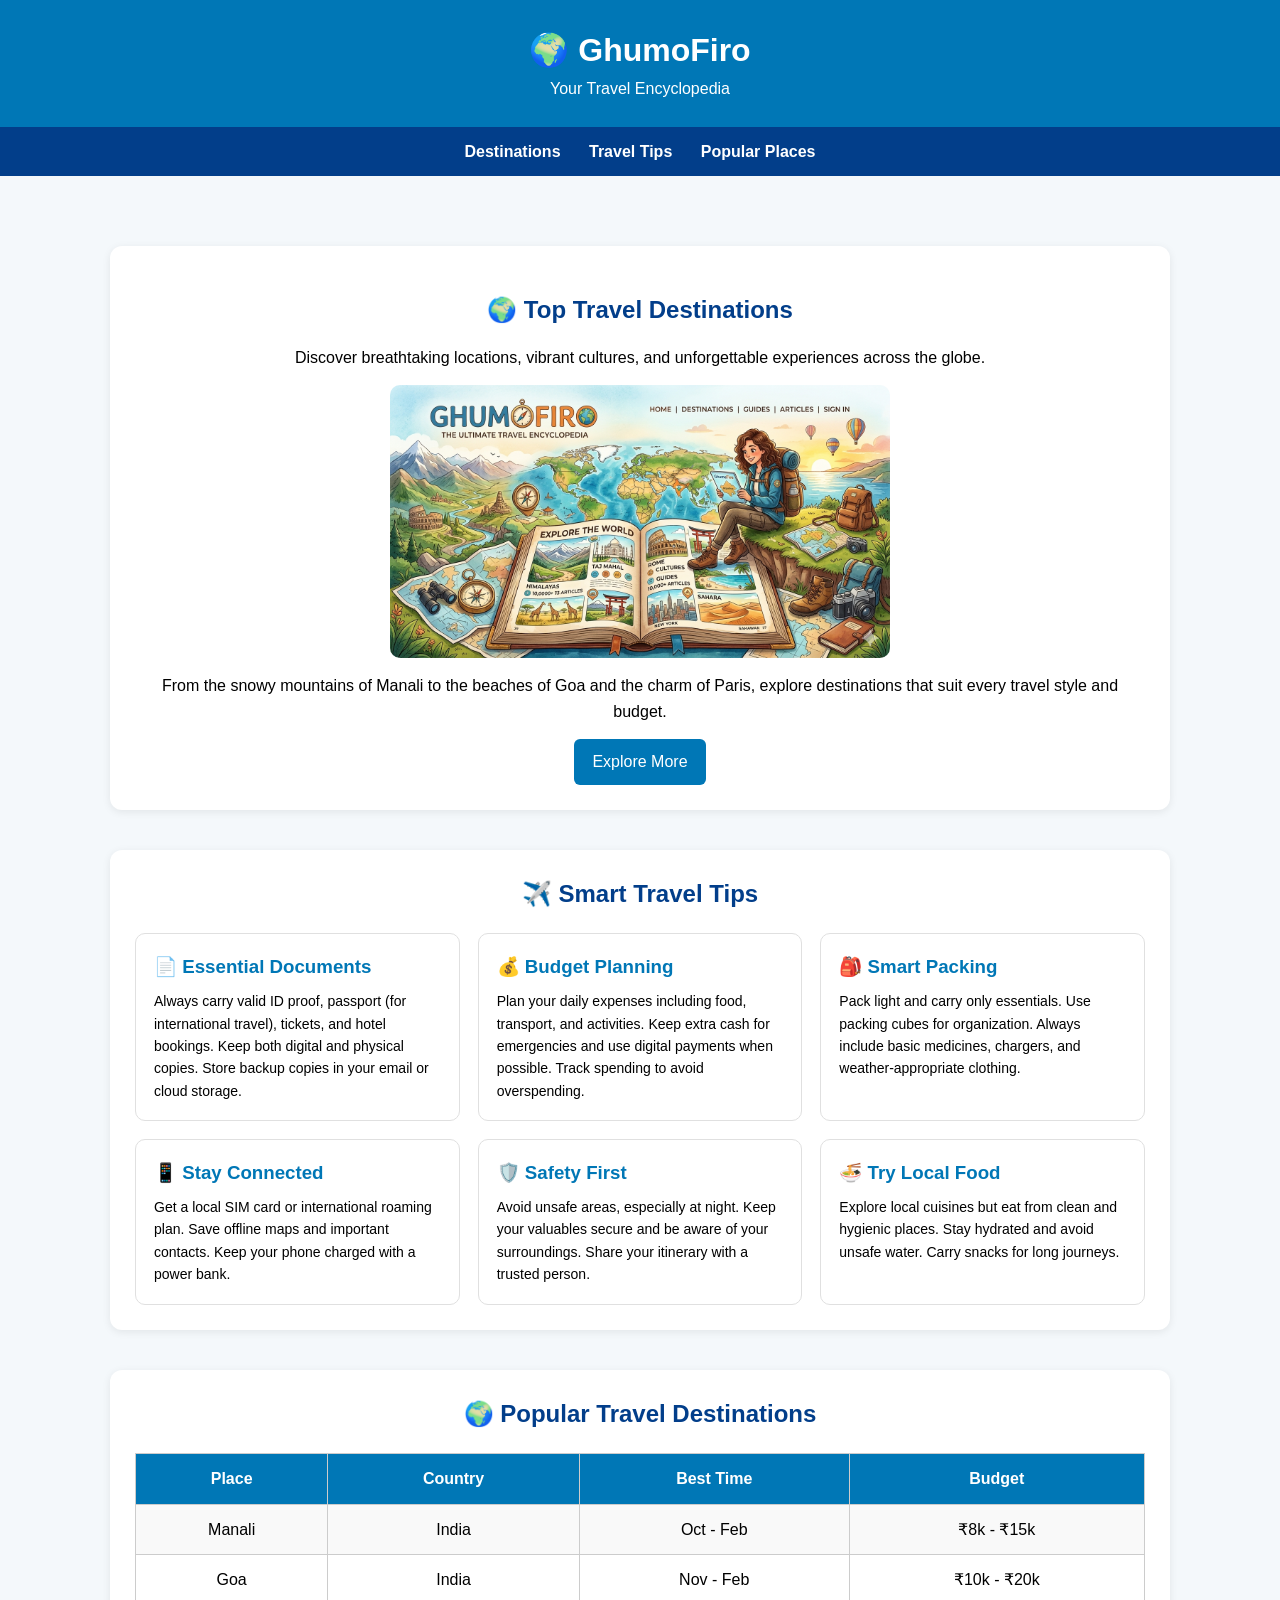
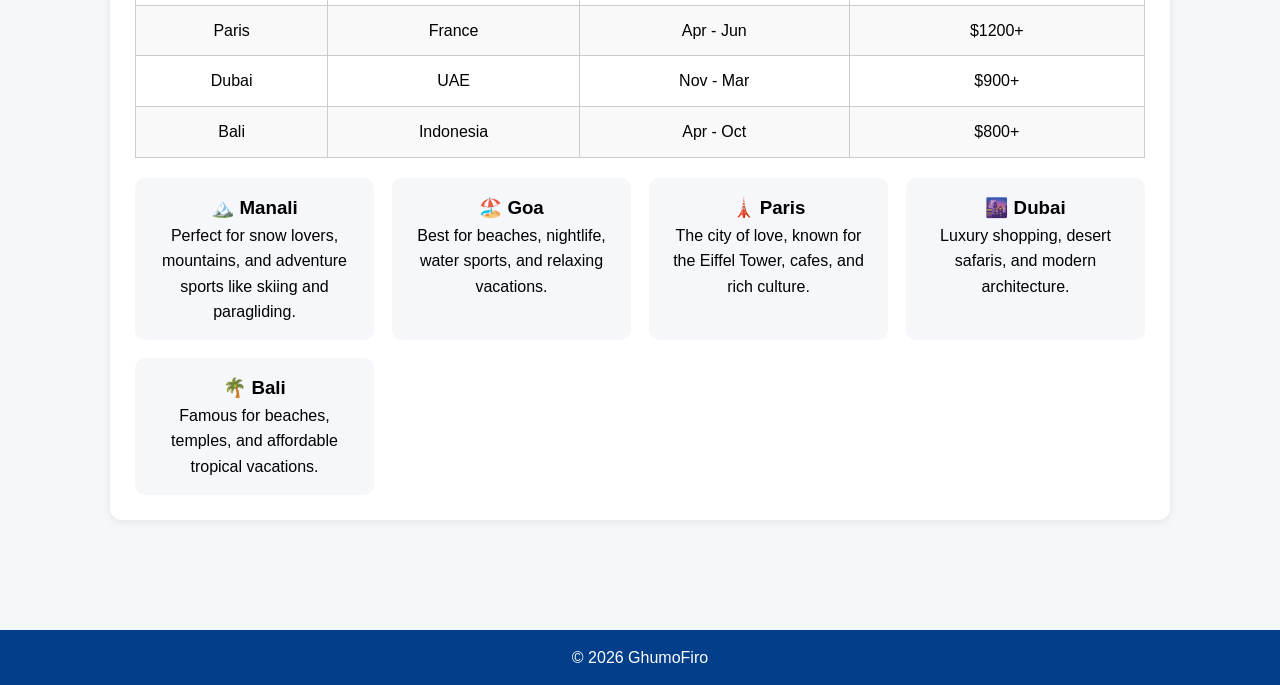
<file: Index.html>
<!DOCTYPE html>
<html lang="en">
<head>
    <meta charset="UTF-8">
    <meta name="viewport" content="width=device-width, initial-scale=1.0">
    <title>GhumoFiro - Travel Encyclopedia</title>
    <link rel="stylesheet" href="style.css">
</head>

<body>

<header>
    <h1>🌍 GhumoFiro</h1>
    <p>Your Travel Encyclopedia</p>
</header>

<nav>
    <a href="destinations.html">Destinations</a>
    <a href="#tips">Travel Tips</a>
    <a href="places.html">Popular Places</a>
</nav>

<div class="container">

    <section id="destinations">
    <div class="dest-container">
        
        <h2>🌍 Top Travel Destinations</h2>
        
        <p class="subtitle">
            Discover breathtaking locations, vibrant cultures, and unforgettable experiences across the globe.
        </p>

        <div class="image-box">
            <img src="1774492751257.png" alt="Travel Destination">
        </div>

        <p class="desc">
            From the snowy mountains of Manali to the beaches of Goa and the charm of Paris,
            explore destinations that suit every travel style and budget.
        </p>

        <a href="https://www.incredibleindia.org" target="_blank" class="travel-btn">
            Explore More
        </a>

    </div>
</section>

    <section id="tips">
    <h2>✈️ Smart Travel Tips</h2>

    <div class="tips-container">

        <div class="tip-card">
            <h3>📄 Essential Documents</h3>
            <p>
                Always carry valid ID proof, passport (for international travel), tickets, and hotel bookings.
                Keep both digital and physical copies. Store backup copies in your email or cloud storage.
            </p>
        </div>

        <div class="tip-card">
            <h3>💰 Budget Planning</h3>
            <p>
                Plan your daily expenses including food, transport, and activities. Keep extra cash for emergencies
                and use digital payments when possible. Track spending to avoid overspending.
            </p>
        </div>

        <div class="tip-card">
            <h3>🎒 Smart Packing</h3>
            <p>
                Pack light and carry only essentials. Use packing cubes for organization. Always include
                basic medicines, chargers, and weather-appropriate clothing.
            </p>
        </div>

        <div class="tip-card">
            <h3>📱 Stay Connected</h3>
            <p>
                Get a local SIM card or international roaming plan. Save offline maps and important contacts.
                Keep your phone charged with a power bank.
            </p>
        </div>

        <div class="tip-card">
            <h3>🛡️ Safety First</h3>
            <p>
                Avoid unsafe areas, especially at night. Keep your valuables secure and be aware of your surroundings.
                Share your itinerary with a trusted person.
            </p>
        </div>

        <div class="tip-card">
            <h3>🍜 Try Local Food</h3>
            <p>
                Explore local cuisines but eat from clean and hygienic places. Stay hydrated and avoid unsafe water.
                Carry snacks for long journeys.
            </p>
        </div>

    </div>
</section>

    <section id="places">
    <h2>🌍 Popular Travel Destinations</h2>

    <!-- Table -->
    <div class="table-wrapper">
        <table>
            <tr>
                <th>Place</th>
                <th>Country</th>
                <th>Best Time</th>
                <th>Budget</th>
            </tr>

            <tr>
                <td>Manali</td>
                <td>India</td>
                <td>Oct - Feb</td>
                <td>₹8k - ₹15k</td>
            </tr>

            <tr>
                <td>Goa</td>
                <td>India</td>
                <td>Nov - Feb</td>
                <td>₹10k - ₹20k</td>
            </tr>

            <tr>
                <td>Paris</td>
                <td>France</td>
                <td>Apr - Jun</td>
                <td>$1200+</td>
            </tr>

            <tr>
                <td>Dubai</td>
                <td>UAE</td>
                <td>Nov - Mar</td>
                <td>$900+</td>
            </tr>

            <tr>
                <td>Bali</td>
                <td>Indonesia</td>
                <td>Apr - Oct</td>
                <td>$800+</td>
            </tr>
        </table>
    </div>

    <!-- Extra Cards -->
    <div class="places-cards">

        <div class="place-card">
            <h3>🏔️ Manali</h3>
            <p>Perfect for snow lovers, mountains, and adventure sports like skiing and paragliding.</p>
        </div>

        <div class="place-card">
            <h3>🏖️ Goa</h3>
            <p>Best for beaches, nightlife, water sports, and relaxing vacations.</p>
        </div>

        <div class="place-card">
            <h3>🗼 Paris</h3>
            <p>The city of love, known for the Eiffel Tower, cafes, and rich culture.</p>
        </div>

        <div class="place-card">
            <h3>🌆 Dubai</h3>
            <p>Luxury shopping, desert safaris, and modern architecture.</p>
        </div>

        <div class="place-card">
            <h3>🌴 Bali</h3>
            <p>Famous for beaches, temples, and affordable tropical vacations.</p>
        </div>

    </div>
</section>

</div>

<footer>
    <p>© 2026 GhumoFiro</p>
</footer>

</body>
</html>
</file>
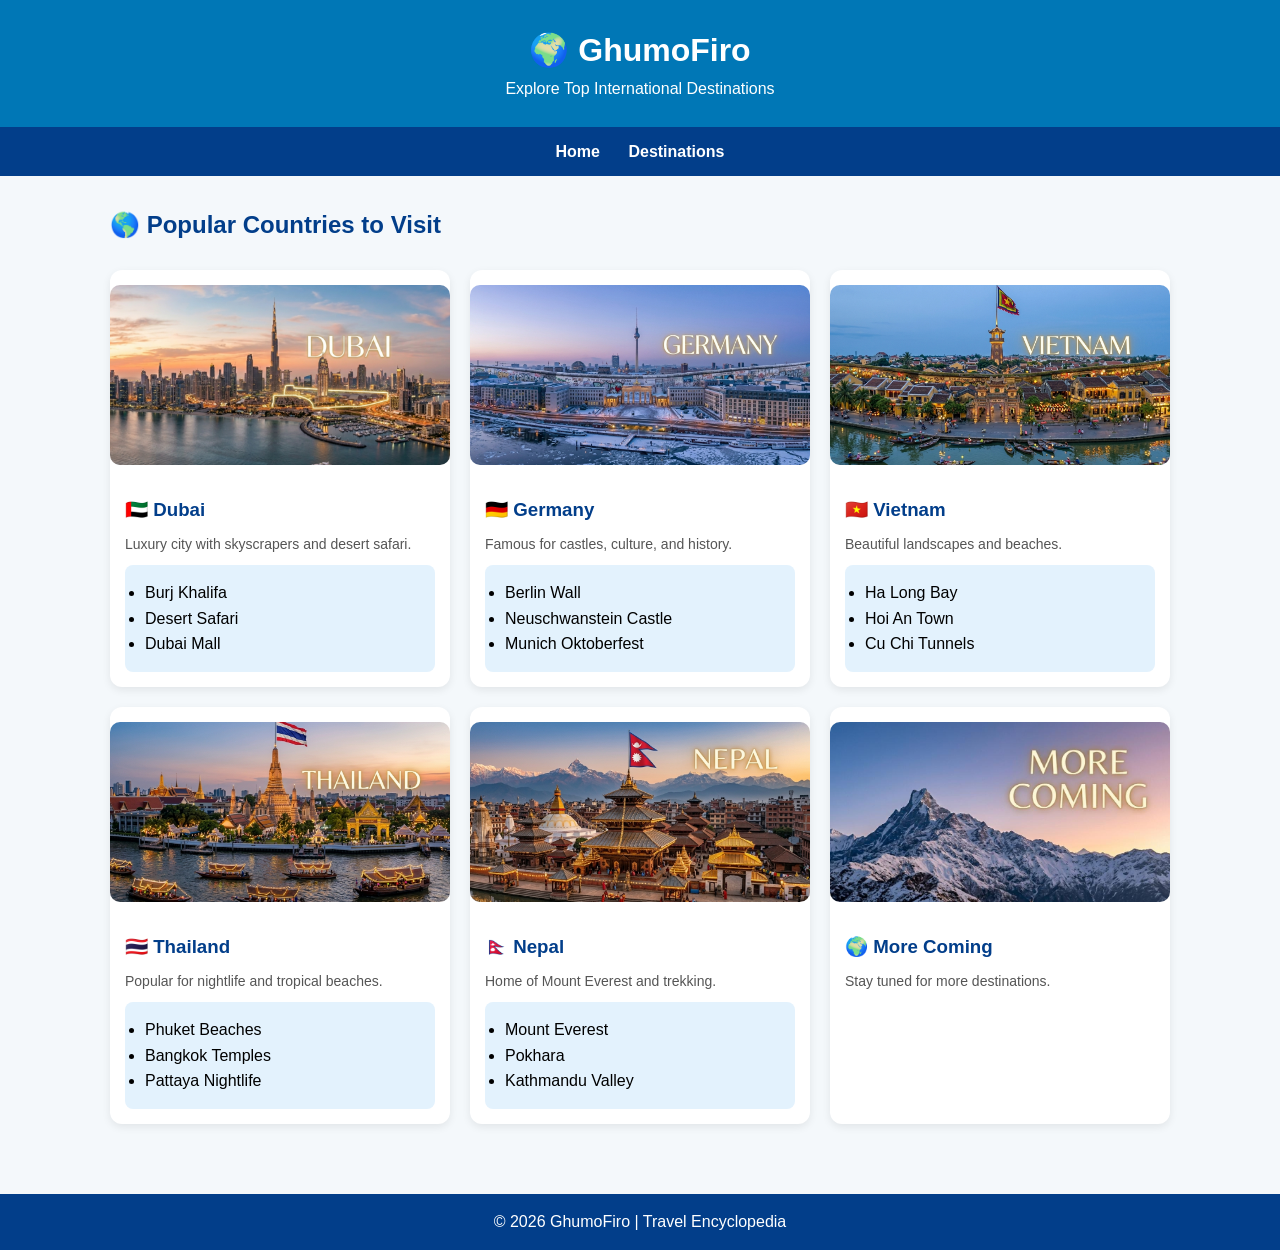
<file: destinations.html>
<!DOCTYPE html>
<html lang="en">
<head>
    <meta charset="UTF-8">
    <meta name="viewport" content="width=device-width, initial-scale=1.0">
    <title>Destinations - GhumoFiro</title>
    <link rel="stylesheet" href="style.css">
</head>

<body>

<header>
    <h1>🌍 GhumoFiro</h1>
    <p>Explore Top International Destinations</p>
</header>

<nav>
    <a href="index.html">Home</a>
    <a href="destinations.html">Destinations</a>
</nav>

<div class="container">

    <h2>🌎 Popular Countries to Visit</h2>

    <div class="card-container">

        <!-- Dubai -->
        <div class="card">
            <img src="dubai.png" alt="Dubai">
            <div class="card-content">
                <h3>🇦🇪 Dubai</h3>
                <p>Luxury city with skyscrapers and desert safari.</p>
                <ul>
                    <li>Burj Khalifa</li>
                    <li>Desert Safari</li>
                    <li>Dubai Mall</li>
                </ul>
            </div>
        </div>

        <!-- Germany -->
        <div class="card">
            <img src="IMG_20260326_151233.png" alt="Germany">
            <div class="card-content">
                <h3>🇩🇪 Germany</h3>
                <p>Famous for castles, culture, and history.</p>
                <ul>
                    <li>Berlin Wall</li>
                    <li>Neuschwanstein Castle</li>
                    <li>Munich Oktoberfest</li>
                </ul>
            </div>
        </div>

        <!-- Vietnam -->
        <div class="card">
            <img src="IMG_20260326_151254.png" alt="Vietnam">
            <div class="card-content">
                <h3>🇻🇳 Vietnam</h3>
                <p>Beautiful landscapes and beaches.</p>
                <ul>
                    <li>Ha Long Bay</li>
                    <li>Hoi An Town</li>
                    <li>Cu Chi Tunnels</li>
                </ul>
            </div>
        </div>

        <!-- Thailand -->
        <div class="card">
            <img src="IMG_20260326_151450.png" alt="Thailand">
            <div class="card-content">
                <h3>🇹🇭 Thailand</h3>
                <p>Popular for nightlife and tropical beaches.</p>
                <ul>
                    <li>Phuket Beaches</li>
                    <li>Bangkok Temples</li>
                    <li>Pattaya Nightlife</li>
                </ul>
            </div>
        </div>

        <!-- Nepal -->
        <div class="card">
            <img src="nepal.png" alt="Nepal">
            <div class="card-content">
                <h3>🇳🇵 Nepal</h3>
                <p>Home of Mount Everest and trekking.</p>
                <ul>
                    <li>Mount Everest</li>
                    <li>Pokhara</li>
                    <li>Kathmandu Valley</li>
                </ul>
            </div>
        </div>

        <!-- 6th Card -->
        <div class="card">
            <img src="mco1.jpeg" alt="More">
            <div class="card-content">
                <h3>🌍 More Coming</h3>
                <p>Stay tuned for more destinations.</p>
            </div>
        </div>

    </div>

</div>

<footer>
    <p>© 2026 GhumoFiro | Travel Encyclopedia</p>
</footer>

</body>
</html>
</file>
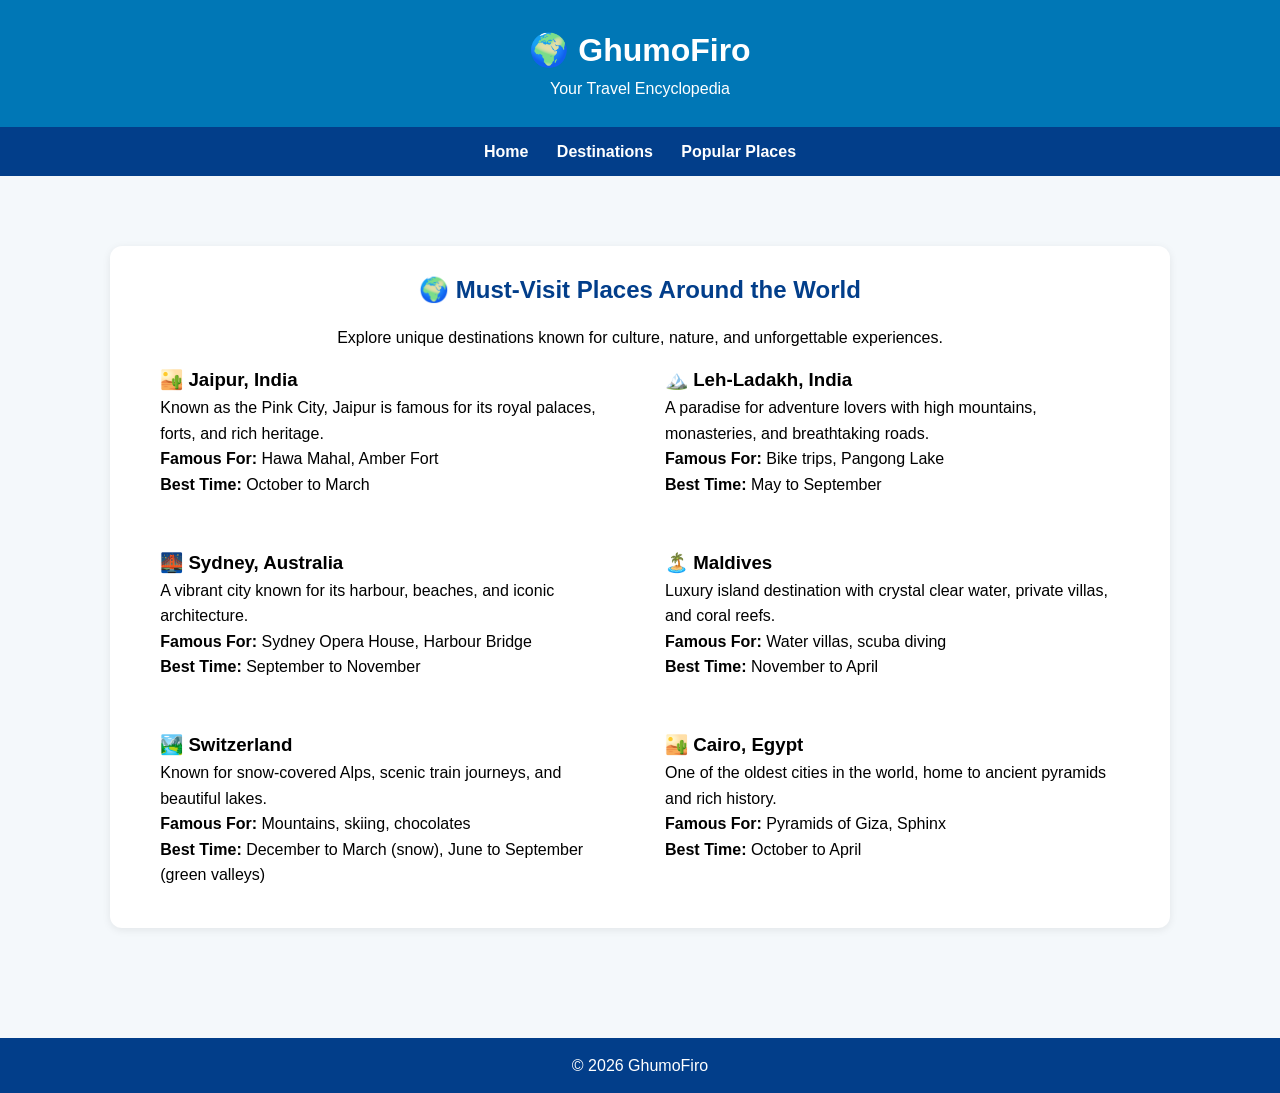
<file: places.html>
<!DOCTYPE html>
<html lang="en">
<head>
    <meta charset="UTF-8">
    <meta name="viewport" content="width=device-width, initial-scale=1.0">
    <title>Popular Places - GhumoFiro</title>
    <link rel="stylesheet" href="style.css">
</head>

<body>

<header>
    <h1>🌍 GhumoFiro</h1>
    <p>Your Travel Encyclopedia</p>
</header>

<nav>
    <a href="index.html">Home</a>
    <a href="destinations.html">Destinations</a>
    <a href="places.html">Popular Places</a>
</nav>

<div class="container">

    <section id="popular">
        <h2>🌍 Must-Visit Places Around the World</h2>
        <p>Explore unique destinations known for culture, nature, and unforgettable experiences.</p>

        <div class="popular-container">

            <div class="popular-card">
                <h3>🏜️ Jaipur, India</h3>
                <p>Known as the Pink City, Jaipur is famous for its royal palaces, forts, and rich heritage.</p>
                <p><strong>Famous For:</strong> Hawa Mahal, Amber Fort</p>
                <p><strong>Best Time:</strong> October to March</p>
            </div>

            <div class="popular-card">
                <h3>🏔️ Leh-Ladakh, India</h3>
                <p>A paradise for adventure lovers with high mountains, monasteries, and breathtaking roads.</p>
                <p><strong>Famous For:</strong> Bike trips, Pangong Lake</p>
                <p><strong>Best Time:</strong> May to September</p>
            </div>

            <div class="popular-card">
                <h3>🌉 Sydney, Australia</h3>
                <p>A vibrant city known for its harbour, beaches, and iconic architecture.</p>
                <p><strong>Famous For:</strong> Sydney Opera House, Harbour Bridge</p>
                <p><strong>Best Time:</strong> September to November</p>
            </div>

            <div class="popular-card">
                <h3>🏝️ Maldives</h3>
                <p>Luxury island destination with crystal clear water, private villas, and coral reefs.</p>
                <p><strong>Famous For:</strong> Water villas, scuba diving</p>
                <p><strong>Best Time:</strong> November to April</p>
            </div>

            <div class="popular-card">
                <h3>🏞️ Switzerland</h3>
                <p>Known for snow-covered Alps, scenic train journeys, and beautiful lakes.</p>
                <p><strong>Famous For:</strong> Mountains, skiing, chocolates</p>
                <p><strong>Best Time:</strong> December to March (snow), June to September (green valleys)</p>
            </div>

            <div class="popular-card">
                <h3>🏜️ Cairo, Egypt</h3>
                <p>One of the oldest cities in the world, home to ancient pyramids and rich history.</p>
                <p><strong>Famous For:</strong> Pyramids of Giza, Sphinx</p>
                <p><strong>Best Time:</strong> October to April</p>
            </div>

        </div>
    </section>

</div>

<footer>
    <p>© 2026 GhumoFiro</p>
</footer>

</body>
</html>
</file>
<file: style.css>
/* ===== GLOBAL RESET ===== */
* {
    margin: 0;
    padding: 0;
    box-sizing: border-box;
}

body {
    font-family: Arial, sans-serif;
    background-color: #f4f8fb;
    line-height: 1.6;
}

/* ===== LAYOUT FIX (IMPORTANT) ===== */
.container,
section {
    max-width: 1100px;
    margin: auto;
}

/* ===== HEADER ===== */
header {
    background-color: #0077b6;
    color: white;
    padding: 25px 15px;
    text-align: center;
}

/* ===== NAVBAR ===== */
nav {
    background-color: #023e8a;
    padding: 12px;
    text-align: center;
}

nav a {
    color: white;
    margin: 0 12px;
    text-decoration: none;
    font-weight: bold;
}

nav a:hover {
    text-decoration: underline;
}

/* ===== GENERAL ===== */
.container {
    padding: 30px 20px;
}

section {
    margin: 40px auto;
    padding: 25px;
    background: white;
    border-radius: 12px;
    box-shadow: 0 2px 8px rgba(0,0,0,0.08);
}

h2 {
    color: #023e8a;
    margin-bottom: 15px;
}

/* ===== IMAGE ===== */
img {
    width: 100%;
    max-width: 500px;
    border-radius: 10px;
    display: block;
    margin: 15px auto;
}

/* ===== TABLE ===== */
.table-wrapper {
    overflow-x: auto;
    margin-top: 20px;
}

table {
    width: 100%;
    border-collapse: collapse;
    min-width: 600px;
}

th, td {
    padding: 12px;
    text-align: center;
    border: 1px solid #ccc;
}

th {
    background-color: #0077b6;
    color: white;
}

table tr:nth-child(even) {
    background-color: #f9f9f9;
}

/* ===== LIST ===== */
ul {
    background: #e3f2fd;
    padding: 15px 20px;
    border-radius: 8px;
    margin-top: 10px;
}

/* ===== FOOTER ===== */
footer {
    background-color: #023e8a;
    color: white;
    text-align: center;
    padding: 15px;
    margin-top: 40px;
}

/* ===== CARD GRID ===== */
.card-container {
    display: grid;
    grid-template-columns: repeat(3, 1fr);
    gap: 20px;
    margin-top: 25px;
}

.card {
    background: white;
    border-radius: 12px;
    overflow: hidden;
    box-shadow: 0 3px 8px rgba(0,0,0,0.08);
    transition: 0.3s;
}

.card:hover {
    transform: translateY(-5px);
}

.card img {
    height: 180px;
    object-fit: cover;
}

.card-content {
    padding: 15px;
}

.card-content h3 {
    margin-bottom: 8px;
    color: #023e8a;
}

.card-content p {
    font-size: 14px;
    color: #555;
}

/* ===== TIPS ===== */
#tips {
    text-align: center;
}

.tips-container {
    display: grid;
    grid-template-columns: repeat(auto-fit, minmax(250px, 1fr));
    gap: 18px;
    margin-top: 20px;
}

.tip-card {
    background: #fff;
    padding: 18px;
    border-radius: 10px;
    text-align: left;
    border: 1px solid #e0e0e0;
}

.tip-card h3 {
    margin-bottom: 8px;
    color: #0077b6;
}

.tip-card p {
    font-size: 14px;
}

/* ===== PLACES ===== */
#places {
    text-align: center;
}

.places-cards {
    display: grid;
    grid-template-columns: repeat(auto-fit, minmax(220px, 1fr));
    gap: 18px;
    margin-top: 20px;
}

.place-card {
    background: #f5f7fa;
    padding: 15px;
    border-radius: 10px;
}

/* ===== DESTINATION ===== */
#destinations {
    text-align: center;
}

.dest-container {
    margin-top: 20px;
}

.travel-btn {
    margin-top: 15px;
    display: inline-block;
    padding: 10px 18px;
    background-color: #0077b6;
    color: white;
    text-decoration: none;
    border-radius: 6px;
}

/* ===== POPULAR ===== */
#popular {
    text-align: center;
}

.popular-container {
    display: flex;
    flex-wrap: wrap;
    justify-content: center;
    gap: 20px;
}

.popular-card {
    width: 48%;
    max-width: 520px;
    background: white;
    padding: 15px;
    border-radius: 10px;
    text-align: left;
}

/* ================= RESPONSIVE ================= */

@media (max-width: 992px) {
    .card-container {
        grid-template-columns: repeat(2, 1fr);
    }

    .popular-card {
        width: 80%;
    }
}

@media (max-width: 768px) {

    nav {
        display: flex;
        flex-direction: column;
    }

    nav a {
        margin: 6px 0;
    }

    .card-container,
    .places-cards,
    .tips-container {
        grid-template-columns: 1fr;
    }

    .popular-card {
        width: 100%;
    }
}

@media (max-width: 480px) {

    h1 { font-size: 22px; }
    h2 { font-size: 18px; }
    p { font-size: 14px; }
}
</file>
